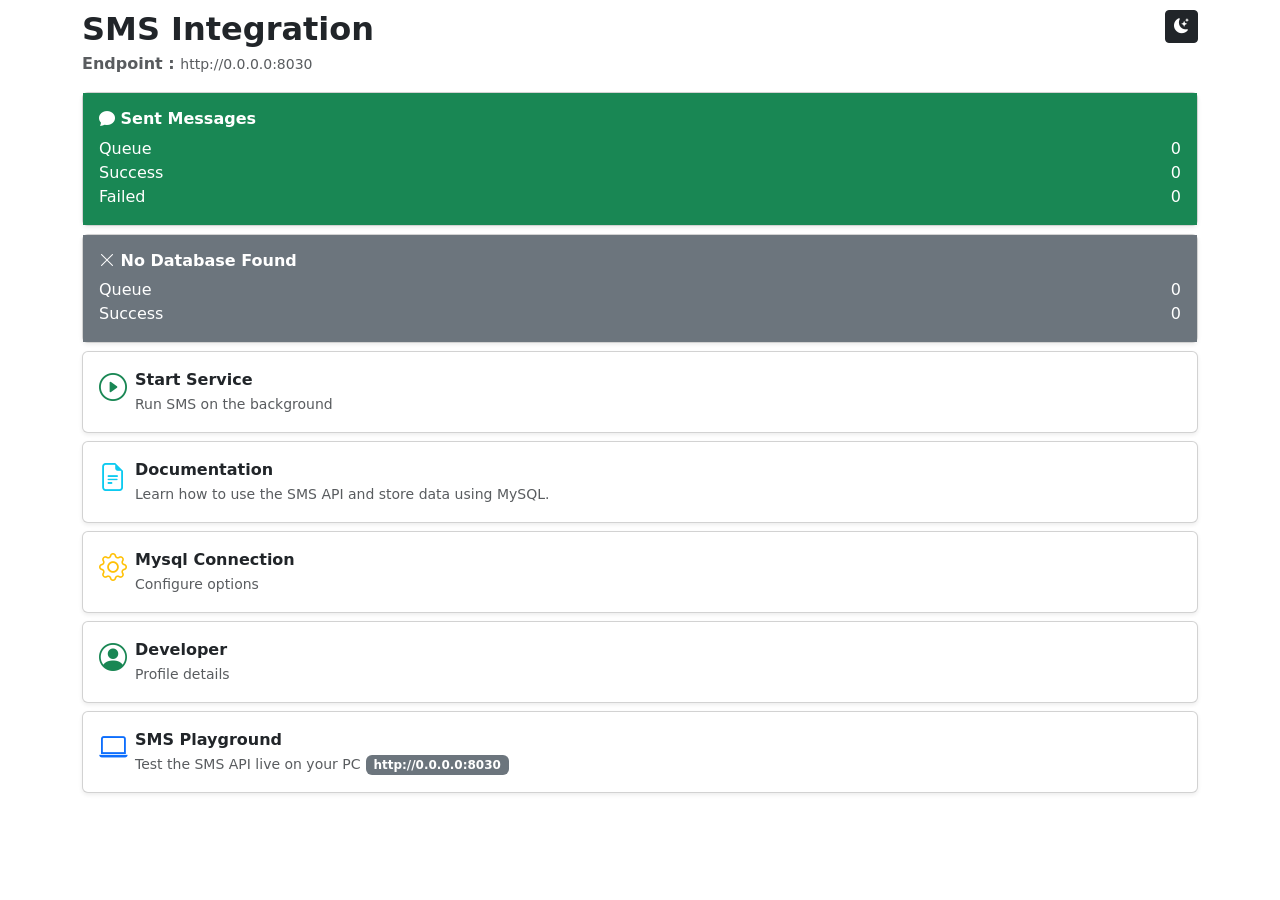
<file: BNet.Mobile.SMS/Assets/BNet.Mobile.SMS.html>
﻿<!DOCTYPE html>
<html lang="en" data-bs-theme="light">
<head>
    <meta charset="UTF-8">
    <meta name="viewport" content="width=device-width, initial-scale=1.0">
    <meta name="google" content="notranslate">
    <link href="libraries/bootstrap.min.css" rel="stylesheet" />
    <link href="libraries/bootstrap-icons.css" rel="stylesheet" />
    <link href="libraries/prism.css" rel="stylesheet" />
    <style>
        html, body {
            transition: background-color 0.3s ease, color 0.3s ease;
        }

        body {
            background-color: var(--bs-body-bg);
            color: var(--bs-body-color);
            padding: 10px;
        }
    </style>
    <title>BNET SMS</title>
</head>

<body class="bg-body">
    <div class="container">
        <!-- Header -->
        <div class="d-flex justify-content-between mb-3">
            <div>
                <h2 class="fw-bold mb-1">SMS Integration</h2>
                <span class="fw-bold text-muted">Endpoint : </span>
                <small id="Label_Connection" class="text-muted">http://0.0.0.0:8030</small>
            </div>
            <div class="text-end">
                <button id="themeToggle" class="btn btn-sm btn-dark">
                    <i class="bi bi-sun-fill" style="font-size:15px!important"></i>
                </button>
            </div>
        </div>

        <!-- Sent Messages -->
        <div class="card shadow-sm mb-2">
            <div class="card-body bg-success text-white">
                <h6 class="fw-bold mb-2"><i class="bi-chat-fill"></i> Sent Messages</h6>
                <div class="d-flex justify-content-between">
                    <span>Queue</span><span id="Label_SentQueue">0</span>
                </div>
                <div class="d-flex justify-content-between">
                    <span>Success</span><span id="Label_SentSuccess">0</span>
                </div>
                <div class="d-flex justify-content-between">
                    <span>Failed</span><span id="Label_SentFailed">0</span>
                </div>
            </div>
        </div>

        <!-- No Database -->
        <div class="card shadow-sm mb-2">
            <div class="card-body bg-secondary text-white">
                <h6 class="fw-bold mb-2" id="Label_DatabaseStatus"><i class='bi-x-lg'></i> No Database Found</h6>
                <div class="d-flex justify-content-between">
                    <span>Queue</span><span id="Label_ReceivedQueue">0</span>
                </div>
                <div class="d-flex justify-content-between">
                    <span>Success</span><span id="Label_ReceivedSuccess">0</span>
                </div>
            </div>
        </div>

        <!-- Actions -->
        <div class="card shadow-sm mb-2" onclick="Service()">
            <div class="card-body d-flex gap-2">
                <i id="Icon_RunService" class="bi bi-play-circle fs-3 text-success"></i>
                <div class="flex-grow-1">
                    <div id="Label_RunService" class="fw-semibold">Start Service</div>
                    <small class="text-muted">Run SMS on the background</small>
                </div>
            </div>
        </div>

        <div class="card shadow-sm mb-2" data-bs-toggle="modal" data-bs-target="#SmsDocsModal">
            <div class="card-body d-flex gap-2">
                <i class="bi bi-file-earmark-text fs-3 text-info"></i>
                <div class="flex-grow-1">
                    <div class="fw-semibold">Documentation</div>
                    <small class="text-muted">Learn how to use the SMS API and store data using MySQL.</small>
                </div>
            </div>
        </div>

        <!-- Settings (Triggers Modal) -->
        <div class="card shadow-sm mb-2" data-bs-toggle="modal" data-bs-target="#SettingsModal">
            <div class="card-body d-flex gap-2">
                <i class="bi bi-gear fs-3 text-warning"></i>
                <div class="flex-grow-1">
                    <div class="fw-semibold">Mysql Connection</div>
                    <small class="text-muted">Configure options</small>
                </div>
            </div>
        </div>

        <!-- Developer -->
        <div class="card shadow-sm mb-2" data-bs-toggle="modal" data-bs-target="#DeveloperModal">
            <div class="card-body d-flex gap-2">
                <i class="bi bi-person-circle fs-3 text-success"></i>
                <div class="flex-grow-1">
                    <div class="fw-semibold">Developer</div>
                    <small class="text-muted">Profile details</small>
                </div>
            </div>
        </div>

        <div class="card shadow-sm mb-2" onclick="playgroundAlert()" style="cursor:pointer;">
            <div class="card-body d-flex gap-2">
                <i class="bi bi-laptop fs-3 text-primary"></i>
                <div class="flex-grow-1">
                    <div class="fw-semibold">SMS Playground</div>
                    <small class="text-muted">Test the SMS API live on your PC</small>
                    <span class="badge bg-secondary text-white Endpoints"></span>
                </div>
            </div>
        </div>


        <!-- Service Status -->
        <!--<div class="card shadow-sm">
        <div class="card-body d-flex justify-content-between align-items-center">
            <div>
                <div class="fw-semibold">Service Status</div>
                <small class="text-muted">Enable / Disable</small>
            </div>
            <div class="form-check form-switch">
                <input class="form-check-input" type="checkbox" checked>
            </div>
        </div>
    </div>-->
    </div>

    <!-- Settings Modal -->
    <div class="modal fade" id="SettingsModal" tabindex="-1"
         data-bs-backdrop="static" data-bs-keyboard="false">
        <div class="modal-dialog modal-dialog-centered modal-fullscreen">
            <div class="modal-content">

                <!-- Header -->
                <div class="modal-header border-0 pb-0">
                    <h5 class="modal-title fw-bold">
                        <i class="bi bi-gear me-2"></i>Settings
                    </h5>
                    <button type="button" class="btn-close" data-bs-dismiss="modal"></button>
                </div>

                <!-- Body -->
                <div class="modal-body pt-3">

                    <!-- Tabs -->
                    <ul class="nav nav-tabs" id="settingsTab" role="tablist">
                        <li class="nav-item" role="presentation">
                            <a class="nav-link active" id="database-tab" data-bs-toggle="tab" href="#database">Mysql Connection</a>
                        </li>
                    </ul>

                    <!-- Tab Content -->
                    <div class="tab-content pt-1" id="settingsTabContent">
                        <!-- Database Tab -->
                        <div class="tab-pane fade show active" id="database" role="tabpanel">
                            <div class="mb-2">
                                <textarea class="form-control" id="Textbox_Connection" rows="8">server=192.168.1.1;port=3306;uid=Your_Username;password=;database=Your_Database</textarea>
                                <div class="form-text">
                                    Enter your MySQL connection string. Additional details and examples are available in the documentation.
                                </div>


                            </div>

                        </div>
                    </div>

                </div>

                <!-- Footer -->
                <div class="modal-footer">
                    <button type="button" id="Button_SaveSettings" class="btn btn-primary btn-sm w-100" onclick="SaveSettings()">
                        <i class="bi bi-save me-1"></i> Save changes
                    </button>
                </div>

            </div>
        </div>
    </div>



    <!-- Developer Profile Modal -->
    <div class="modal fade" id="DeveloperModal" tabindex="-1"
         data-bs-backdrop="static" data-bs-keyboard="false">
        <div class="modal-dialog modal-dialog-centered modal-fullscreen">
            <div class="modal-content">

                <!-- Header -->
                <div class="modal-header border-0 pb-0">
                    <h5 class="modal-title fw-bold">
                        <i class="bi bi-person-circle me-2"></i>Developer
                    </h5>
                    <button type="button" class="btn-close" data-bs-dismiss="modal"></button>
                </div>

                <!-- Body -->
                <div class="modal-body d-flex justify-content-center">
                    <div class="text-center">
                        <div class="py-4"></div>

                        <!-- Profile Icon -->
                        <div class="mb-3 d-flex justify-content-center">
                            <span class="d-inline-flex align-items-center justify-content-center bg-secondary text-white rounded-circle shadow-sm"
                                  style="width: 80px; height: 80px;">
                                <i class="bi bi-code-slash fs-2"></i>
                            </span>
                        </div>

                        <!-- Name & Role -->
                        <h4 class="fw-bold mb-1">Bryan Jay Bodino</h4>
                        <p class="text-body-secondary mb-3">
                            Full Stack .Net Developer
                        </p>

                        <!-- Bio (left-aligned now) -->
                        <p class="text-body-secondary small text-start mx-auto mb-4" style="max-width: 360px;">
                            Building fast, secure, and user-friendly applications
                            with modern web technologies. <br>
                            For more inquiries or concerns, feel free to contact me using the buttons below.
                        </p>

                        <!-- Actions -->
                        <div class="d-grid gap-2 d-sm-flex justify-content-sm-center flex-wrap">
                            <a href="mailto:bryanjaybodino@gmail.com"
                               class="btn btn-outline-secondary btn-sm px-3 w-100 w-sm-auto">
                                <i class="bi bi-envelope me-1"></i>Email
                            </a>

                            <a href="tel:+639614348390"
                               class="btn btn-outline-secondary btn-sm px-3 w-100 w-sm-auto">
                                <i class="bi bi-telephone me-1"></i>Phone
                            </a>

                            <a href="https://github.com/bryanjaybodino"
                               class="btn btn-outline-secondary btn-sm px-3 w-100 w-sm-auto">
                                <i class="bi bi-github me-1"></i>GitHub
                            </a>

                            <a href="https://bryanjaybodino.com"
                               class="btn btn-outline-secondary btn-sm px-3 w-100 w-sm-auto">
                                <i class="bi bi-globe me-1"></i>Website
                            </a>

                            <a href="https://github.com/bryanjaybodino/BNet.Mobile.SMS"
                               class="btn btn-outline-secondary btn-sm px-3 w-100 w-sm-auto">
                                <i class="bi bi-cloud-download me-1"></i>Download Source Code
                            </a>
                        </div>

                    </div>
                </div>
                <!-- Footer (optional) -->
                <div class="modal-footer border-0"></div>
            </div>
        </div>
    </div>

    <!-- SMS API Documentation Modal -->
    <div class="modal fade" id="SmsDocsModal" tabindex="-1"
         data-bs-backdrop="static" data-bs-keyboard="false">
        <div class="modal-dialog modal-dialog-centered modal-fullscreen">
            <div class="modal-content bg-body text-body">


                <!-- Header -->
                <div class="modal-header border-0 pb-2">

                    <div class="d-flex align-items-center flex-wrap gap-2 w-100">

                        <!-- Title -->
                        <h5 class="modal-title fw-bold me-3 mb-0">
                            <i class="bi bi-journal-code me-2"></i>Documentation
                        </h5>

                        <!-- Documentation Navigation -->
                        <div class="d-flex gap-2 flex-wrap">
                            <a href="#docs-api" class="btn btn-outline-secondary btn-sm">
                                <i class="bi bi-send me-1"></i> SMS API
                            </a>
                            <a href="#docs-mysql" class="btn btn-outline-secondary btn-sm">
                                <i class="bi bi-database me-1"></i> MySQL Storage
                            </a>
                        </div>

                        <!-- Spacer -->
                        <div class="ms-auto"></div>

                        <!-- Close -->
                        <button type="button"
                                class="btn-close"
                                data-bs-dismiss="modal"
                                aria-label="Close"></button>
                    </div>

                </div>


                <!-- Body -->
                <div class="modal-body d-flex justify-content-center overflow-auto">
                    <div class="w-100" style="max-width: 800px;">
                  
                        
                        <h3 id="docs-api" class="mb-3">SMS API Documentation</h3>
                        <p class="text-body-secondary">
                            This API provides endpoints to <strong>check API status</strong>
                            and <strong>send SMS messages</strong> using standard HTTP requests.
                        </p>

                        <!-- ================= STATUS CHECK ================= -->
                        <h4 class="fw-bold mt-4">API Status Check</h4>

                        <h6 class="fw-bold">Endpoint</h6>
                        <div class="bg-body-secondary border rounded p-2 small text-body">
                            <strong>GET</strong> <span class="Endpoints"></span>/status
                        </div>

                        <h6 class="fw-bold mt-3">Description</h6>
                        <p class="small text-body-secondary">
                            Checks whether the SMS API service is running and reachable.
                        </p>

                        <h6 class="fw-bold mt-3">JavaScript Example</h6>
<pre>
<code class="language-javascript">
const checkStatus = async () => {
    try {
        const response = await fetch(API_BASE_URL + "/status");
        const data = await response.json();
        console.log(data);
    } catch (error) {
        console.error("API is not reachable", error);
    }
};

checkStatus();

</code>
</pre>

                        <!-- ================= SEND SMS ================= -->
                        <h4 class="fw-bold mt-5">Send SMS</h4>

                        <h6 class="fw-bold">Endpoint</h6>
                        <div class="bg-body-secondary border rounded p-2 small text-body">
                            <strong>POST</strong> <span class="Endpoints"></span>/send
                        </div>

                        <h6 class="fw-bold mt-3">Request Headers</h6>
<pre class="bg-body-tertiary border rounded p-2 small text-body">
<code>
Content-Type: application/json
</code>
</pre>

                        <h6 class="fw-bold mt-3">Request Body</h6>
                        <ul class="small">
                            <li><strong>receiver</strong> – Recipient phone number</li>
                            <li><strong>message</strong> – SMS message content</li>
                        </ul>
                        <p class="small text-body-secondary">
                            <div><strong>Notes : </strong>For multiple recipients, separate the numbers with commas.</div>
                        </p>

                        <p class="fw-bold mb-1">JSON Example</p>
<pre>
<code class="language-json">
{
    "receiver": "09123456789,09223334444",
    "message": "Hello World"
}

</code>
</pre>

                        <h6 class="fw-bold mt-3">JavaScript Example</h6>
<pre>
<code class="language-javascript">
const payload = {
    receiver: phoneNumber,
    message: message
};

const sendSms = async () => {
    try {
        const response = await fetch(API_BASE_URL + "/send", {
            method: "POST",
            headers: {
                "Content-Type": "application/json"
            },
            body: JSON.stringify(payload)
        });

        if (!response.ok) {
            throw new Error("Failed to send SMS");
        }

        const result = await response.json();
        console.log("SMS sent successfully", result);
    } catch (error) {
        console.error("Error sending SMS", error);
    }
};

sendSms();

</code>
</pre>

                        <!-- Notes -->
                        <h5 class="fw-bold mt-4">Notes</h5>
                        <ul class="small text-body-secondary">
                            <li>Ensure the API server is running before sending SMS.</li>
                            <li>The device must have a valid SIM card configured.</li>
                            <li>If hosted locally, client and server should be on the same network.</li>
                        </ul>


                        <!-- ================= MYSQL / SMS STORAGE ================= -->
                        <hr class="my-5">

                        <h3 id="docs-mysql" class="mb-3">Storing SMS to MySQL</h3>
                        <p class="text-body-secondary">
                            This guide explains how to configure MySQL so the application can
                            store incoming SMS messages into your database.
                        </p>

                        <h5 class="fw-bold mt-4">Setup Instructions</h5>
                        <ol class="text-body-secondary ps-3">
                            <li>Install <strong>XAMPP</strong> and enable MySQL</li>
                            <li>Turn off your Firewall (for local network access)</li>
                            <li>Create any database name</li>
                            <li>Select your database</li>
                            <li>Open <strong>Privileges</strong></li>
                            <li>Add a new user account</li>
                        </ol>

                        <h5 class="fw-bold mt-4">Login Information</h5>
                        <ul class="small text-body-secondary ms-3">
                            <li><strong>Username:</strong> Use text field → your credentials</li>
                            <li><strong>Hostname:</strong> Any host → <code>%</code></li>
                            <li><strong>Password:</strong> Optional</li>
                        </ul>
                        <div>
                            <img class="img-fluid" src="images/XamppStep1.png" />
                        </div>



                        <h5 class="fw-bold mt-4">Database Permissions</h5>
                        <p class="small text-body-secondary ms-3">
                            Check <strong>Grant all privileges</strong> on your selected database.
                        </p>
                        <div>
                            <img class="img-fluid" src="images/XamppStep2.png" />
                        </div>


                        <h5 class="fw-bold mt-4">Global Privileges</h5>
                        <p class="small text-body-secondary ms-3">
                            Enable <strong>all privileges</strong>.
                        </p>
                        <div>
                            <img class="img-fluid" src="images/XamppStep3.png" />
                        </div>


                        <h5 class="fw-bold mt-4">MySQL Connection String</h5>
                        <p class="small text-body-secondary">
                            Copy and replace the credentials below in your application settings.
                        </p>

                        <div class="bg-body-tertiary border rounded p-2">
<pre class="mb-0 small text-body">
server=192.168.1.1;port=3306;uid=Your_Username;password=;database=Your_Database
</pre>
                        </div>

                    </div>
                </div>





                <!-- Footer -->
                <div class="modal-footer border-0"></div>

            </div>
        </div>
    </div>






    <script src="libraries/bootstrap.bundle.min.js"></script>
    <script src="libraries/prism.js"></script>
    <script>

        const toggleButton = document.querySelector('#themeToggle');
        const toggleIcon = document.querySelector('#themeToggle i'); // select the icon inside button
        const html = document.documentElement;

        function updateIcon() {
            if (html.getAttribute('data-bs-theme') === 'dark') {
                toggleIcon.className = 'bi bi-sun-fill fs-6'; // small icon
                toggleButton.className = 'btn btn-sm btn-light';
            } else {
                toggleIcon.className = 'bi bi-moon-stars-fill fs-6'; // small icon
                toggleButton.className = 'btn btn-sm btn-dark';
            }
        }
        // Load saved theme
        const savedTheme = localStorage.getItem('theme');
        if (savedTheme) html.setAttribute('data-bs-theme', savedTheme);

        updateIcon();

        // Toggle theme on click
        document.getElementById('themeToggle').addEventListener('click', () => {
            const newTheme = html.getAttribute('data-bs-theme') === 'dark' ? 'light' : 'dark';
            html.setAttribute('data-bs-theme', newTheme);
            localStorage.setItem('theme', newTheme);
            updateIcon();
        });
    </script>


    <script>
        function Service() {
            var iconClassName = document.getElementById('Icon_RunService').className;
            window.ScriptContext.Service(iconClassName);
        }

        // Function to handle saving settings and show loading spinner
        function SaveSettings() {
            const saveBtn = document.getElementById('Button_SaveSettings');
            saveBtn.disabled = true;
            saveBtn.innerHTML = 'Saving... <span class="spinner-border spinner-border-sm" role="status" aria-hidden="true"></span>';

            // Detect the current active tab
            const activeTab = document.querySelector('.nav-link.active'); // Get the currently active tab
            const activeTabId = activeTab ? activeTab.id : null;

            if (activeTabId === 'database-tab') {
                // Get the value and remove any newlines (line breaks)
                var connectionString = document.getElementById('Textbox_Connection').value.replace(/(\r\n|\n|\r)/gm, "");
                // Send the cleaned string
                window.ScriptContext.CreateDatabase(connectionString);
            }
        }
    </script>


    <script>

        // Function to update all elements with the class "Endpoints"
        function updateEndpoints() {
            // Get all elements with class "Endpoints"
            const endpoints = document.querySelectorAll('.Endpoints');
            // Loop through each element and update its text
            endpoints.forEach((el, index) => {
                // Example: updating text with a timestamp
                var currentConnection = document.getElementById('Label_Connection').innerHTML;
                if (currentConnection == 'No Connection Available') {
                    el.textContent = 'http://127.0.0.1';
                }
                else {
                    el.textContent = currentConnection;
                }
            });
        }
        // Call the function every 2 seconds
        setInterval(updateEndpoints, 1000);
    </script>
</body>
</html>
</file>
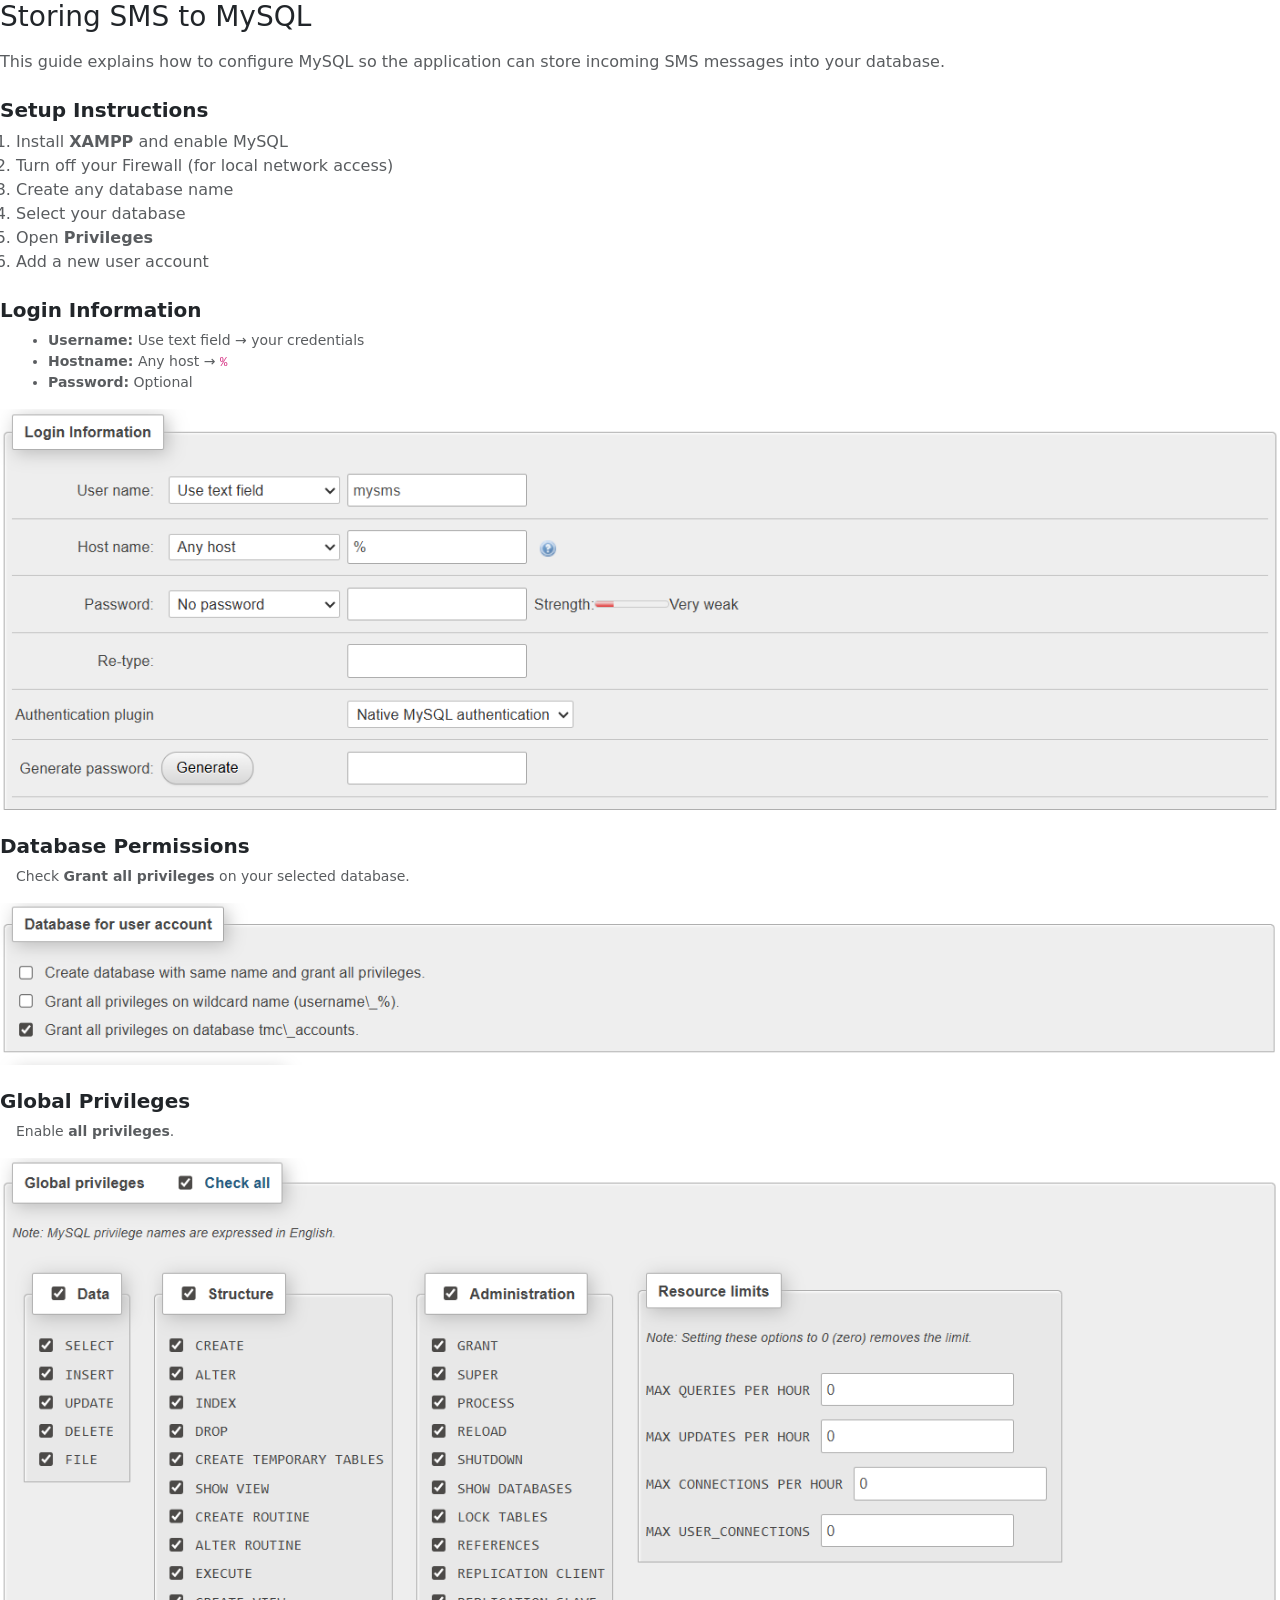
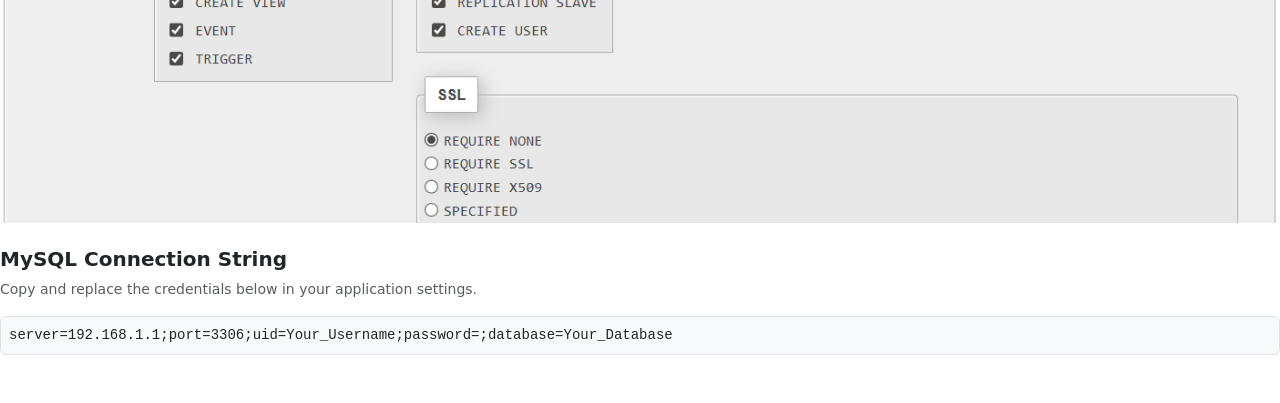
<file: BNet.Mobile.SMS/Assets/documentations/database.html>
﻿<!DOCTYPE html>
<html lang="en">
<head>
    <meta charset="UTF-8">
    <meta name="viewport" content="width=device-width, initial-scale=1">
    <link href="../libraries/bootstrap.min.css" rel="stylesheet" />
    <link href="../libraries/bootstrap-icons.css" rel="stylesheet" />
    <link href="../libraries/prism.css" rel="stylesheet" />
</head>

<body class="pb-5">
    <h3 class="mb-3">Storing SMS to MySQL</h3>
    <p class="text-body-secondary">
        This guide explains how to configure MySQL so the application can
        store incoming SMS messages into your database.
    </p>

    <h5 class="fw-bold mt-4">Setup Instructions</h5>
    <ol class="text-body-secondary ps-3">
        <li>Install <strong>XAMPP</strong> and enable MySQL</li>
        <li>Turn off your Firewall (for local network access)</li>
        <li>Create any database name</li>
        <li>Select your database</li>
        <li>Open <strong>Privileges</strong></li>
        <li>Add a new user account</li>
    </ol>

    <h5 class="fw-bold mt-4">Login Information</h5>
    <ul class="small text-body-secondary ms-3">
        <li><strong>Username:</strong> Use text field → your credentials</li>
        <li><strong>Hostname:</strong> Any host → <code>%</code></li>
        <li><strong>Password:</strong> Optional</li>
    </ul>
    <div>
        <img class="img-fluid" src="../images/XamppStep1.png" />
    </div>



    <h5 class="fw-bold mt-4">Database Permissions</h5>
    <p class="small text-body-secondary ms-3">
        Check <strong>Grant all privileges</strong> on your selected database.
    </p>
    <div>
        <img class="img-fluid" src="../images/XamppStep2.png" />
    </div>


    <h5 class="fw-bold mt-4">Global Privileges</h5>
    <p class="small text-body-secondary ms-3">
        Enable <strong>all privileges</strong>.
    </p>
    <div>
        <img class="img-fluid" src="../images/XamppStep3.png" />
    </div>


    <h5 class="fw-bold mt-4">MySQL Connection String</h5>
    <p class="small text-body-secondary">
        Copy and replace the credentials below in your application settings.
    </p>

    <div class="bg-body-tertiary border rounded p-2">
<pre class="mb-0 small text-body">
server=192.168.1.1;port=3306;uid=Your_Username;password=;database=Your_Database
</pre>
    </div>
    <script src="../libraries/bootstrap.bundle.min.js"></script>
    <script src="../libraries/prism.js"></script>
</body>
</html>
</file>
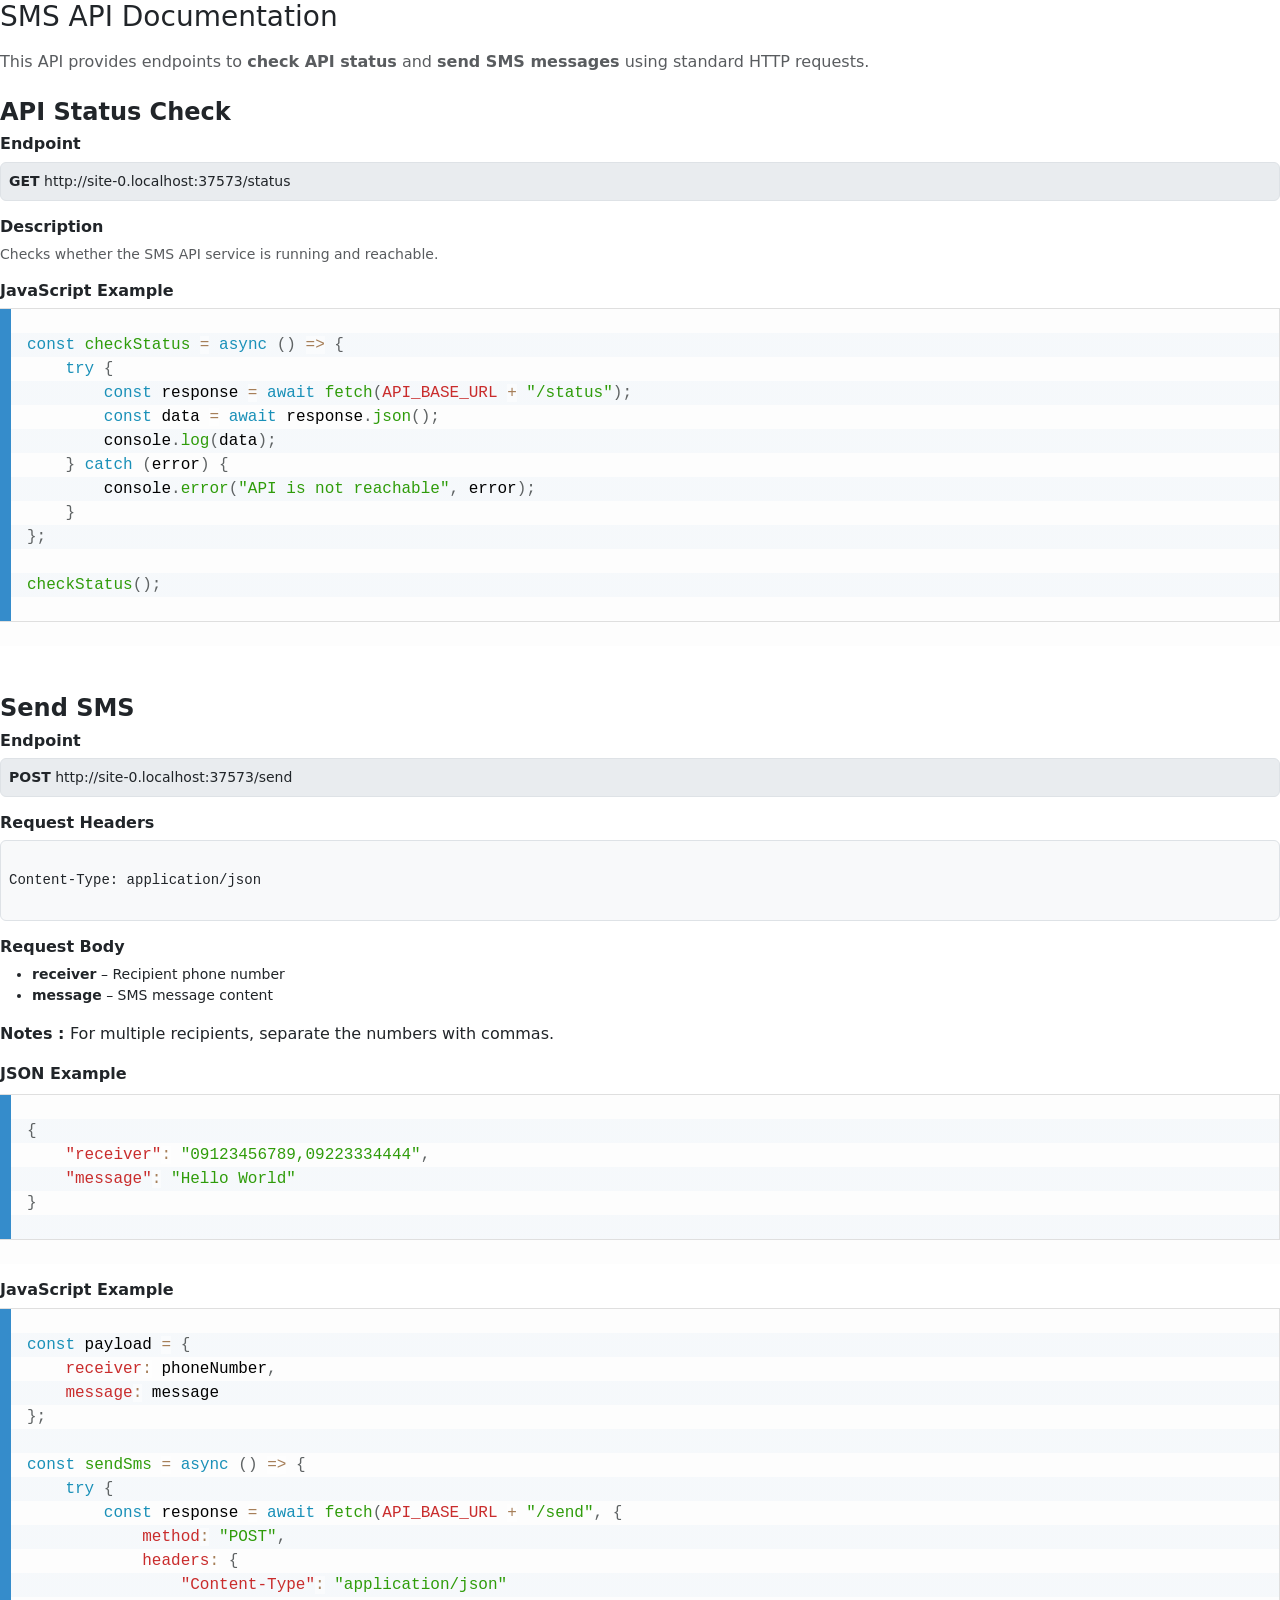
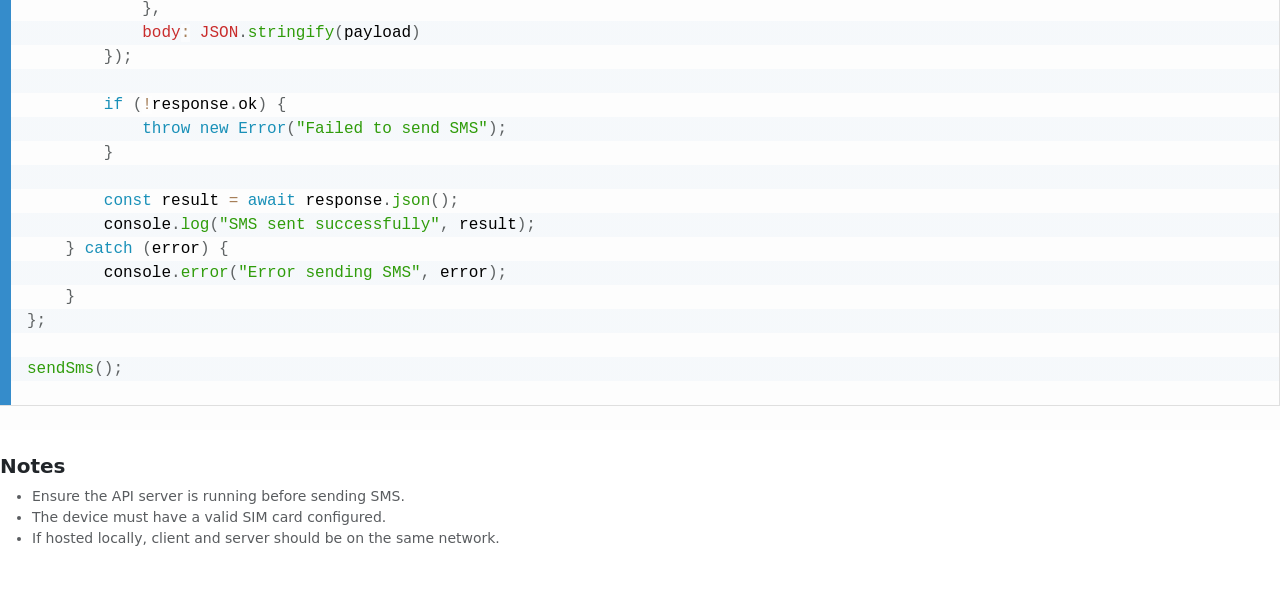
<file: BNet.Mobile.SMS/Assets/documentations/sms.html>
﻿<!DOCTYPE html>
<html lang="en">
<head>
    <meta charset="UTF-8">
    <meta name="viewport" content="width=device-width, initial-scale=1">
    <link href="../libraries/bootstrap.min.css" rel="stylesheet" />
    <link href="../libraries/bootstrap-icons.css" rel="stylesheet" />
    <link href="../libraries/prism.css" rel="stylesheet" />
</head>

<body class="pb-5">
    <h3 class="mb-3">SMS API Documentation</h3>
    <p class="text-body-secondary">
        This API provides endpoints to <strong>check API status</strong>
        and <strong>send SMS messages</strong> using standard HTTP requests.
    </p>

    <div class="w-100">



        <!-- ================= STATUS CHECK ================= -->
        <h4 class="fw-bold mt-4">API Status Check</h4>

        <h6 class="fw-bold">Endpoint</h6>
        <div class="bg-body-secondary border rounded p-2 small text-body">
            <strong>GET</strong> <span class="Endpoints"></span>/status
        </div>

        <h6 class="fw-bold mt-3">Description</h6>
        <p class="small text-body-secondary">
            Checks whether the SMS API service is running and reachable.
        </p>

        <h6 class="fw-bold mt-3">JavaScript Example</h6>
<pre>
<code class="language-javascript">
const checkStatus = async () => {
    try {
        const response = await fetch(API_BASE_URL + "/status");
        const data = await response.json();
        console.log(data);
    } catch (error) {
        console.error("API is not reachable", error);
    }
};

checkStatus();

</code>
</pre>

        <!-- ================= SEND SMS ================= -->
        <h4 class="fw-bold mt-5">Send SMS</h4>

        <h6 class="fw-bold">Endpoint</h6>
        <div class="bg-body-secondary border rounded p-2 small text-body">
            <strong>POST</strong> <span class="Endpoints"></span>/send
        </div>

        <h6 class="fw-bold mt-3">Request Headers</h6>
<pre class="bg-body-tertiary border rounded p-2 small text-body">
<code>
Content-Type: application/json
</code>
</pre>

        <h6 class="fw-bold mt-3">Request Body</h6>
        <ul class="small">
            <li><strong>receiver</strong> – Recipient phone number</li>
            <li><strong>message</strong> – SMS message content</li>
        </ul>
        <p class="small text-body-secondary">
            <div><strong>Notes : </strong>For multiple recipients, separate the numbers with commas.</div>
        </p>

        <p class="fw-bold mb-1">JSON Example</p>
<pre>
<code class="language-json">
{
    "receiver": "09123456789,09223334444",
    "message": "Hello World"
}

</code>
</pre>

        <h6 class="fw-bold mt-3">JavaScript Example</h6>
<pre>
<code class="language-javascript">
const payload = {
    receiver: phoneNumber,
    message: message
};

const sendSms = async () => {
    try {
        const response = await fetch(API_BASE_URL + "/send", {
            method: "POST",
            headers: {
                "Content-Type": "application/json"
            },
            body: JSON.stringify(payload)
        });

        if (!response.ok) {
            throw new Error("Failed to send SMS");
        }

        const result = await response.json();
        console.log("SMS sent successfully", result);
    } catch (error) {
        console.error("Error sending SMS", error);
    }
};

sendSms();

</code>
</pre>
        <!-- Notes -->
        <h5 class="fw-bold mt-4">Notes</h5>
        <ul class="small text-body-secondary">
            <li>Ensure the API server is running before sending SMS.</li>
            <li>The device must have a valid SIM card configured.</li>
            <li>If hosted locally, client and server should be on the same network.</li>
        </ul>
    </div>
    <script src="../libraries/bootstrap.bundle.min.js"></script>
    <script src="../libraries/prism.js"></script>
    <script>
      const protocol = window.location.protocol; // 'http:' or 'https:'
      const hostname = window.location.hostname; // only domain
      const port = window.location.port;         // only port (empty if default)
      const host = port ? `${protocol}//${hostname}:${port}` : `${protocol}//${hostname}`;
      // Get all elements with class "Endpoints"
      const endpoints = document.querySelectorAll('.Endpoints');
      // Loop through each element and update its text
      endpoints.forEach((el, index) => {
          el.textContent = host;
      });
    </script>



</body>
</html>
</file>
<file: BNet.Mobile.SMS/Assets/libraries/prism.css>
code[class*=language-],pre[class*=language-]{color:#000;background:0 0;font-family:Consolas,Monaco,'Andale Mono','Ubuntu Mono',monospace;font-size:1em;text-align:left;white-space:pre;word-spacing:normal;word-break:normal;word-wrap:normal;line-height:1.5;-moz-tab-size:4;-o-tab-size:4;tab-size:4;-webkit-hyphens:none;-moz-hyphens:none;-ms-hyphens:none;hyphens:none}pre[class*=language-]{position:relative;margin:.5em 0;overflow:visible;padding:1px}pre[class*=language-]>code{position:relative;z-index:1;border-left:10px solid #358ccb;box-shadow:-1px 0 0 0 #358ccb,0 0 0 1px #dfdfdf;background-color:#fdfdfd;background-image:linear-gradient(transparent 50%,rgba(69,142,209,.04) 50%);background-size:3em 3em;background-origin:content-box;background-attachment:local}code[class*=language-]{max-height:inherit;height:inherit;padding:0 1em;display:block;overflow:auto}:not(pre)>code[class*=language-],pre[class*=language-]{background-color:#fdfdfd;-webkit-box-sizing:border-box;-moz-box-sizing:border-box;box-sizing:border-box;margin-bottom:1em}:not(pre)>code[class*=language-]{position:relative;padding:.2em;border-radius:.3em;color:#c92c2c;border:1px solid rgba(0,0,0,.1);display:inline;white-space:normal}pre[class*=language-]:after,pre[class*=language-]:before{content:'';display:block;position:absolute;bottom:.75em;left:.18em;width:40%;height:20%;max-height:13em;box-shadow:0 13px 8px #979797;-webkit-transform:rotate(-2deg);-moz-transform:rotate(-2deg);-ms-transform:rotate(-2deg);-o-transform:rotate(-2deg);transform:rotate(-2deg)}pre[class*=language-]:after{right:.75em;left:auto;-webkit-transform:rotate(2deg);-moz-transform:rotate(2deg);-ms-transform:rotate(2deg);-o-transform:rotate(2deg);transform:rotate(2deg)}.token.block-comment,.token.cdata,.token.comment,.token.doctype,.token.prolog{color:#7d8b99}.token.punctuation{color:#5f6364}.token.boolean,.token.constant,.token.deleted,.token.function-name,.token.number,.token.property,.token.symbol,.token.tag{color:#c92c2c}.token.attr-name,.token.builtin,.token.char,.token.function,.token.inserted,.token.selector,.token.string{color:#2f9c0a}.token.entity,.token.operator,.token.url,.token.variable{color:#a67f59;background:rgba(255,255,255,.5)}.token.atrule,.token.attr-value,.token.class-name,.token.keyword{color:#1990b8}.token.important,.token.regex{color:#e90}.language-css .token.string,.style .token.string{color:#a67f59;background:rgba(255,255,255,.5)}.token.important{font-weight:400}.token.bold{font-weight:700}.token.italic{font-style:italic}.token.entity{cursor:help}.token.namespace{opacity:.7}@media screen and (max-width:767px){pre[class*=language-]:after,pre[class*=language-]:before{bottom:14px;box-shadow:none}}pre[class*=language-].line-numbers.line-numbers{padding-left:0}pre[class*=language-].line-numbers.line-numbers code{padding-left:3.8em}pre[class*=language-].line-numbers.line-numbers .line-numbers-rows{left:0}pre[class*=language-][data-line]{padding-top:0;padding-bottom:0;padding-left:0}pre[data-line] code{position:relative;padding-left:4em}pre .line-highlight{margin-top:0}
pre[class*="language-"]::before,
pre[class*="language-"]::after {
    content: none !important;
    display: none !important;
    box-shadow: none !important;
    position: fixed !important;
    width: 0 !important;
    height: 0 !important;
}
</file>
